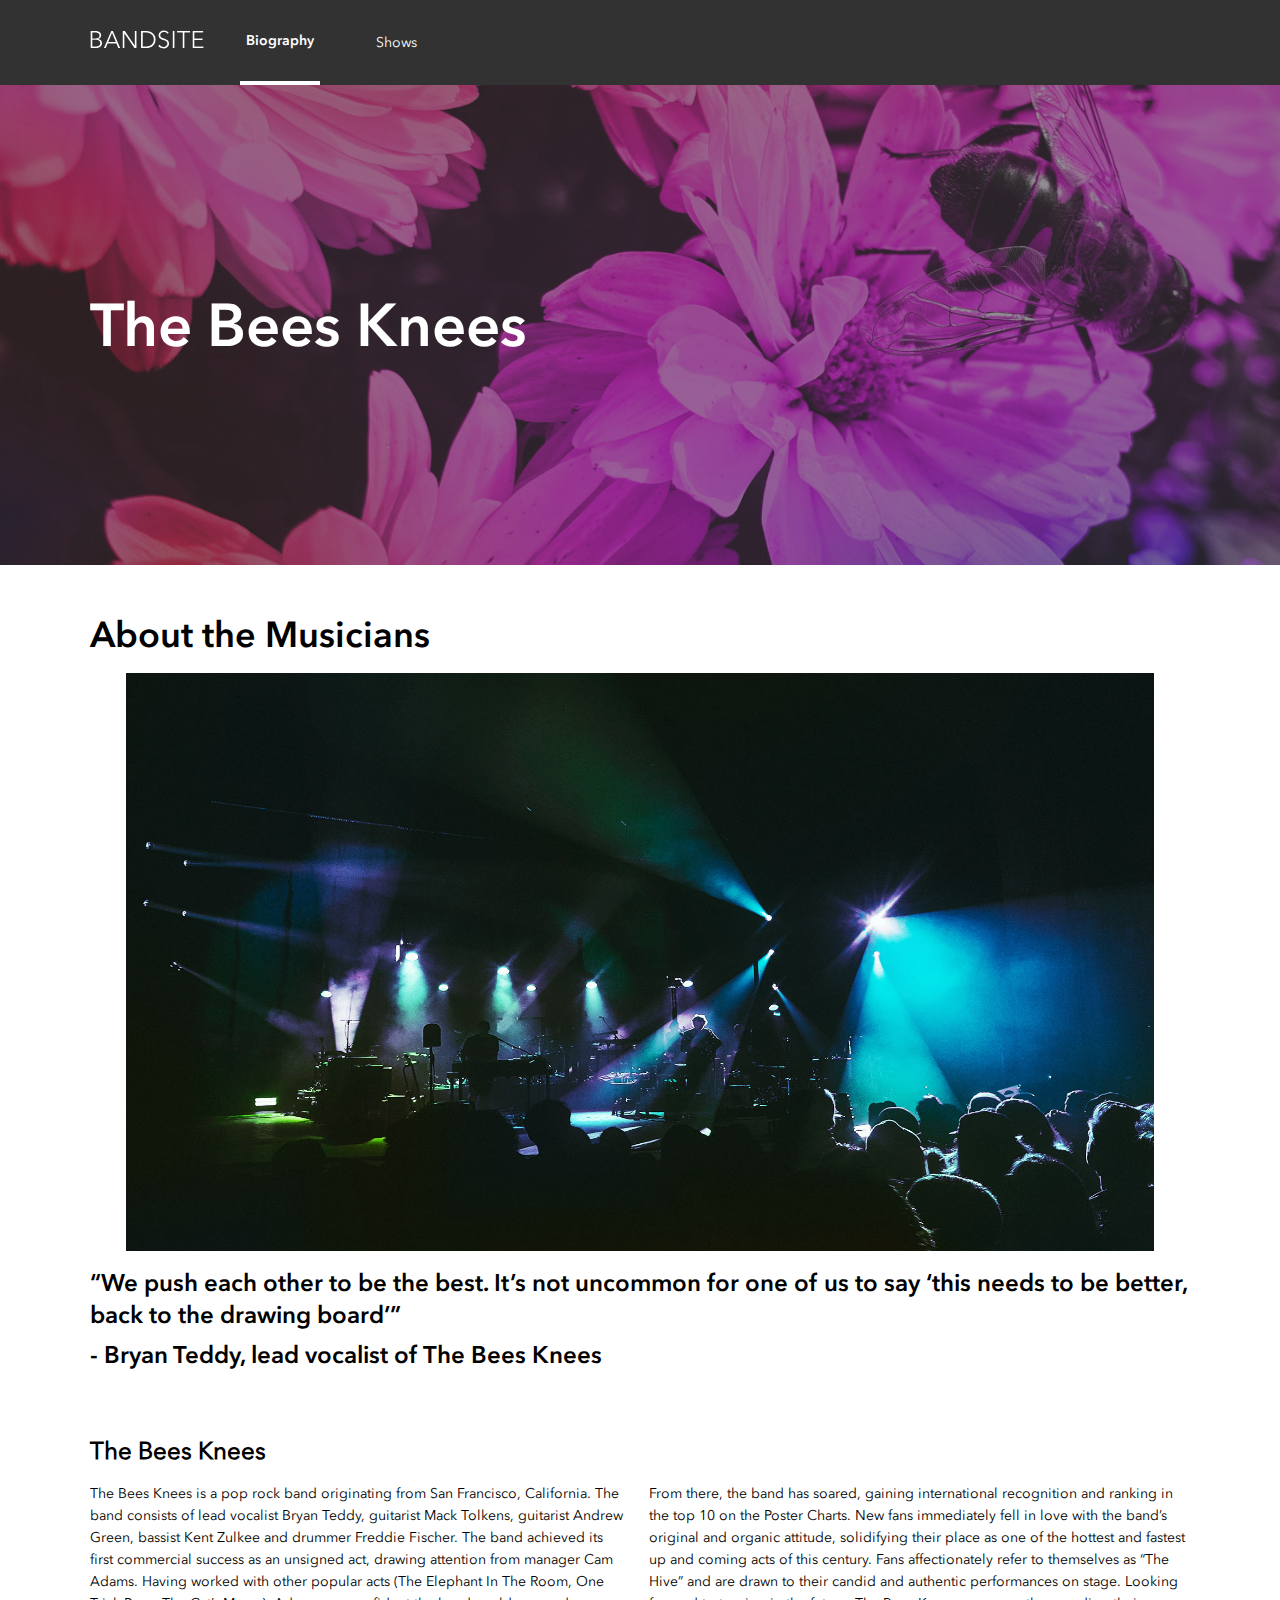
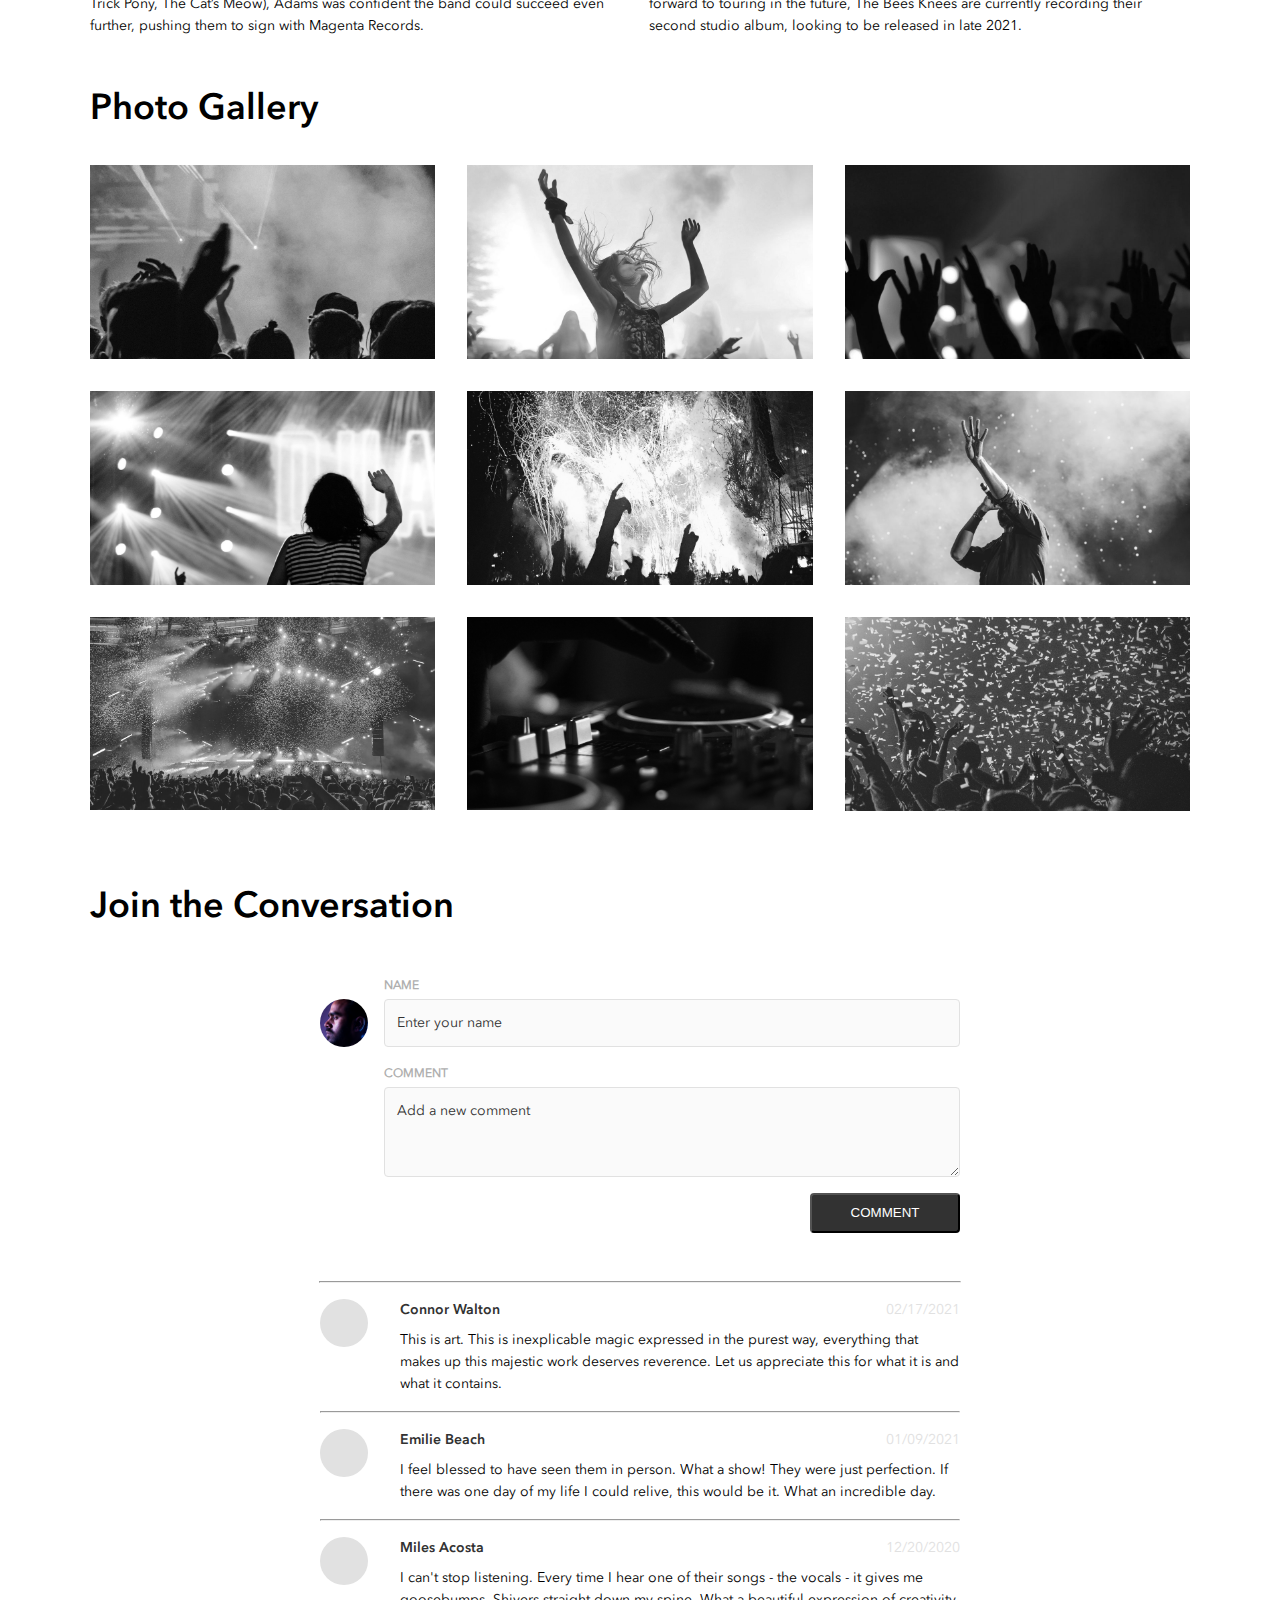
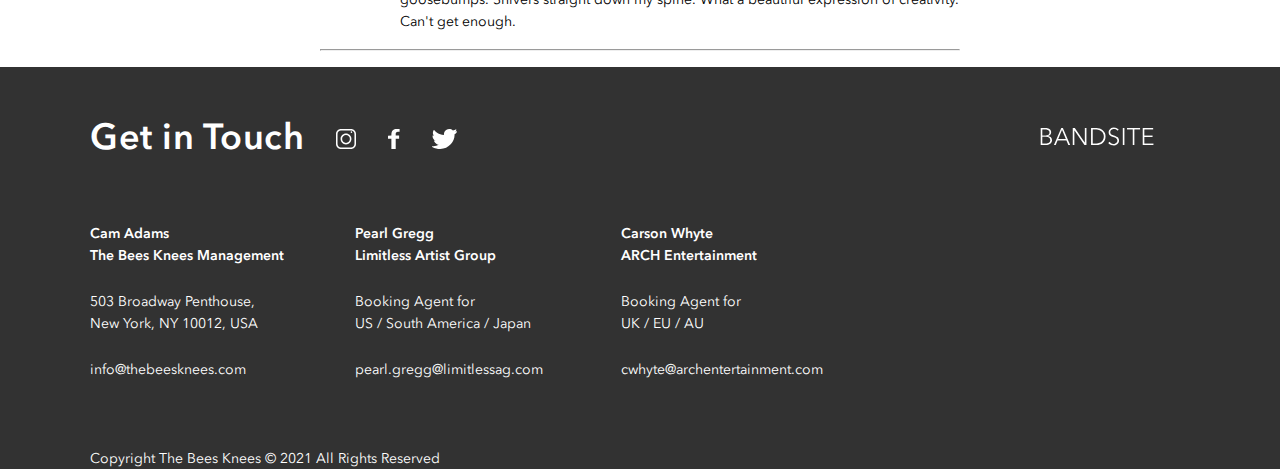
<file: index.html>
<!DOCTYPE html>
<html lang="en">
    <head>
        <meta charset="UTF-8">
        <meta http-equiv="X-UA-Compatible" content="IE=edge">
        <meta name="viewport" content="width=device-width, initial-scale=1.0">
        <link rel="stylesheet" href="/styles/bio.css">
        <title>Bandsite</title>
    </head>
    <body class="body">
        <header class="header">
            <nav class="nav">
                <a href="./index.html"><img class="nav__logo" src="./assets/logos/Logo-bandsite.svg" alt="Bandsite Logo"></a>
                <ul class="nav__links">
                    <li class="nav__link nav__bio"><a href="./index.html">Biography</a></li>
                    <li class="nav__link nav__shows"><a href="./pages/shows.html">Shows</a></li>
                </ul>
            </nav>
        </header>
        <main class="main">
            <section class="hero">
                <div class="hero__container">
                    <h1 class="hero__header">The Bees Knees</h1>
                </div>
            </section>
            <article class="about">
                <h2 class="about__header">About the Musicians</h2>
                <img class="about__img" src="/assets/images/band.jpg" alt="Photo of a concert">
                <div class="about__caption">
                    <p class="about__caption-quote">“We push each other to be the best. It’s not uncommon for one of us to say ‘this needs to be better, back to the drawing board’”</p>
                    <p class="about__caption-credits">- Bryan Teddy, lead vocalist of The Bees Knees</p>
                </div>
                <div class="about__container">
                    <h3 class="about__container-subheader">The Bees Knees</h3>
                    <div class="about__container-content">
                        <p class="about__container-content-1">The Bees Knees is a pop rock band originating from San Francisco, California. The band consists of lead vocalist Bryan Teddy, guitarist Mack Tolkens, guitarist Andrew Green, bassist Kent Zulkee and drummer Freddie Fischer. The band achieved its first commercial success as an unsigned act, drawing attention from manager Cam Adams. Having worked with other popular acts (The Elephant In The Room, One Trick Pony, The Cat’s Meow), Adams was confident the band could succeed even further, pushing them to sign with Magenta Records.</p>
                        <p class="about__container-content-2">From there, the band has soared, gaining international recognition and ranking in the top 10 on the Poster Charts. New fans immediately fell in love with the band’s original and organic attitude, solidifying their place as one of the hottest and fastest up and coming acts of this century. Fans affectionately refer to themselves as “The Hive” and are drawn to their candid and authentic performances on stage. Looking forward to touring in the future, The Bees Knees are currently recording their second studio album, looking to be released in late 2021.</p>
                    </div>
                    
                </div>
            </article>
            <article class="photoGallery">
                <h2 class="photoGallery__header">Photo Gallery</h2>
                <div class="photoGallery__column">
                    <img src="assets/images/Photo-gallery-1.jpg" alt="Photo from concert" class="photoGallery-img">
                    <img src="assets/images/Photo-gallery-2.jpg" alt="Photo from concert" class="photoGallery-img">
                    <img src="assets/images/Photo-gallery-3.jpg" alt="Photo from concert" class="photoGallery-img">
                    <img src="assets/images/Photo-gallery-4.jpg" alt="Photo from concert" class="photoGallery-img">
                    <img src="assets/images/Photo-gallery-5.jpg" alt="Photo from concert" class="photoGallery-img">
                    <img src="assets/images/Photo-gallery-6.jpg" alt="Photo from concert" class="photoGallery-img">
                    <img src="assets/images/Photo-gallery-7.jpg" alt="Photo from concert" class="photoGallery-img">
                    <img src="assets/images/Photo-gallery-8.jpg" alt="Photo from concert" class="photoGallery-img">
                    <img src="assets/images/Photo-gallery-9.jpg" alt="Photo from concert" class="photoGallery-img">
                </div>
            </article>
            <section class="comments">
                <h2 class="comments__header">Join the Conversation</h2>
                <div class="comments__form">
                    <div class="comments__form-img"></div>
                    <form class="comments__form-container">
                        <label for="name" class="comments__form-name">NAME</label>
                        <input name="name" id="name" type="text" class="comments__form-name--input" placeholder="Enter your name" required>
                        <label for="comment" class="comments__form-comment">COMMENT</label>
                        <textarea name="comment" id="comment" type="text" class="comments__form-comment--input" placeholder="Add a new comment" required></textarea>
                        <input name="submit" type="submit" value="COMMENT" class="comments__form--submit">
                    </form>
                </div>
                <hr class="comments__break">
                <div class="new-comment">
                    <!-- New comments will be rendered here -->
                </div>
            </section>
        </main>
        <footer class="footer">
            <div class="footer__container">
                <section class="footer__social">
                    <h2 class="footer__social-header">Get in Touch</h2>
                    <ul class="footer__social-links">
                        <li class="footer__social-link">
                            <a href="https://www.instagram.com/?__coig_restricted=1" class="footer__social-url socialIcon-instagram">
                                <img src="./assets/icons/SVG/Icon-instagram.svg" alt="Instagram social icon" class="footer__social-link-icon">
                            </a>
                        </li>
                        <li class="footer__social-link">
                            <a href="https://www.facebook.com/" class="footer__social-url socialIcon-instagram">
                                <img src="./assets/icons/SVG/Icon-facebook.svg" alt="Facebook social icon" class="footer__social-link-icon">
                            </a>
                        </li>
                        <li class="footer__social-link">
                            <a href="https://twitter.com/home" class="footer__social-url socialIcon-instagram">
                                <img src="./assets/icons/SVG/Icon-twitter.svg" alt="Twitter social icon" class="footer__social-link-icon">
                            </a>
                        </li>
                    </ul>
                </section>
                <div class="footer__contact">
                    <div class="footer__contact-container">
                        <p class="footer__contact-name">Cam Adams<br>The Bees Knees Management</p>
                        <p class="footer__contact-address">503 Broadway Penthouse,<br>New York, NY 10012, USA</p>
                        <p class="footer__contact-email"><a href="mailto:info@thebeesknees.com?subject=Managment Inquiry">info@thebeesknees.com</a></p>
                    </div>
                    <div class="footer__contact-container">
                        <p class="footer__contact-name">Pearl Gregg<br>Limitless Artist Group</p>
                        <p class="footer__contact-address">Booking Agent for<br>US / South America / Japan</p>
                        <p class="footer__contact-email"><a href="mailto:pearl.gregg@limitlessag.com?subject=Artist Group Inquiry: Booking">pearl.gregg@limitlessag.com</a></p>
                    </div>
                    <div class="footer__contact-container">
                        <p class="footer__contact-name">Carson Whyte<br>ARCH Entertainment</p>
                        <p class="footer__contact-address">Booking Agent for<br>UK / EU / AU</p>
                        <p class="footer__contact-email"><a href="mailto:cwhyte@archentertainment.com?subject=ARCH Entertainment Inquiry: Booking">cwhyte@archentertainment.com</a></p>
                    </div>
                </div>
                <a href="./index.html"><img class="footer__copyright-logo" src="./assets/logos/Logo-bandsite.svg" alt="Bandsite Logo"></a>
            </div>
            <div class="footer__copyright-text"><p>Copyright The Bees Knees © 2021 All Rights Reserved</p></div>
        </footer>
        <script src="./scripts/index-page.js"></script>
    </body>
</html>
</file>
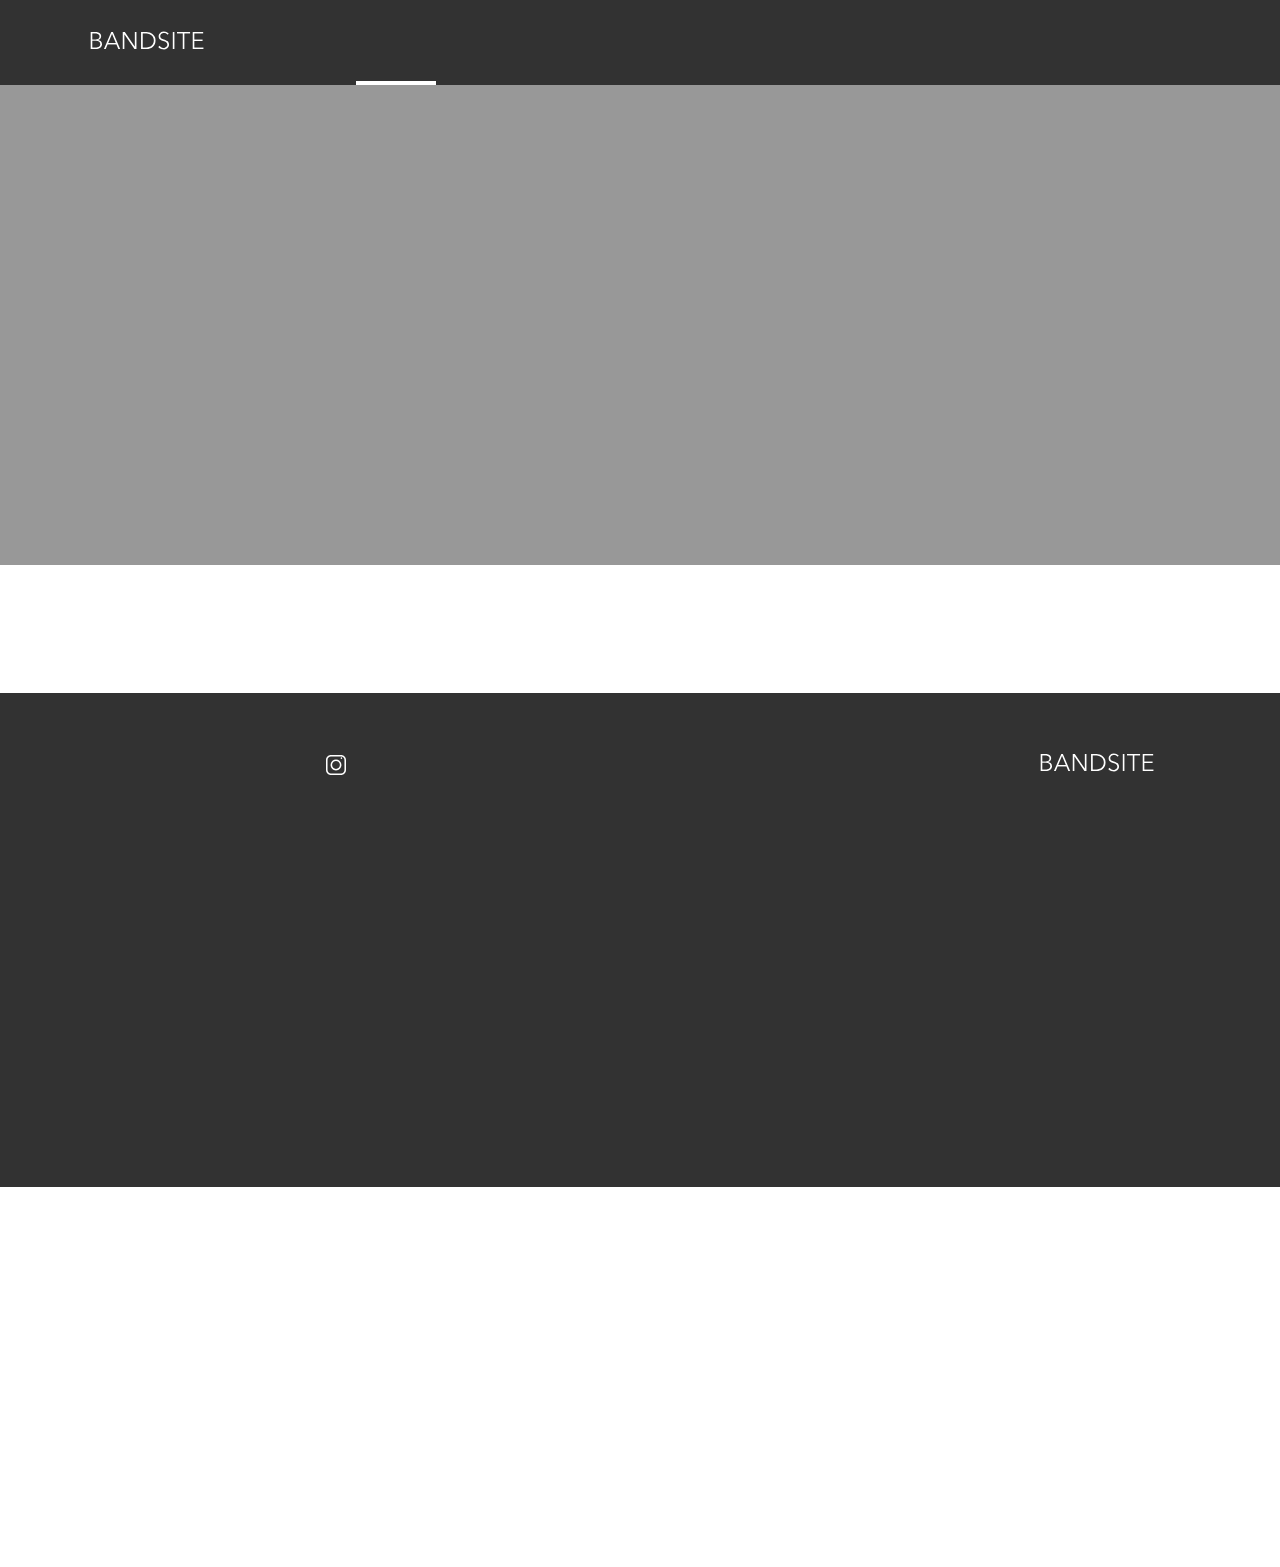
<file: pages/shows.html>
<!DOCTYPE html>
<html lang="en">
    <head>
        <meta charset="UTF-8">
        <meta http-equiv="X-UA-Compatible" content="IE=edge">
        <meta name="viewport" content="width=device-width, initial-scale=1.0">
        <link rel="stylesheet" href="/styles/shows.css">
        <title>Bandsite</title>
    </head>
    <body class="body">
        <header class="header">
            <nav class="nav">
                <a href="../index.html"><img class="nav__logo" src="../assets/logos/Logo-bandsite.svg" alt="Bandsite Logo"></a>
                <ul class="nav__links">
                    <li class="nav__link nav__bio"><a href="../index.html">Biography</a></li>
                    <li class="nav__link nav__shows"><a href="./shows.html">Shows</a></li>
                </ul>
            </nav>
        </header>
        <main class="main">
            <section class="hero">
                <div class="hero__container">
                    <div class="hero__container-text">
                        <h3 class="hero__album">Beautiful Beasts Album</h3>
                        <h1 class="hero__artist">Queen of Yellow x <br> For The Stings</h1>
                    </div>
                    <iframe class="hero__song" scrolling="no" frameborder="no" allow="autoplay" src="https://w.soundcloud.com/player/?url=https%3A//api.soundcloud.com/tracks/1343788699&color=%23ff5500&auto_play=false&hide_related=false&show_comments=true&show_user=true&show_reposts=false&show_teaser=false"></iframe>
                </div>
            </section>
            <article class="shows">
                <h2 class="shows__header">Shows</h2> 
                <div class="show-dates">
                    <!-- Shows will be rendered here -->
                </div>
            </article>
        </main>
        <footer class="footer">
            <div class="footer__container">
                <section class="footer__social">
                    <h2 class="footer__social-header">Get in Touch</h2>
                    <ul class="footer__social-links">
                        <li class="footer__social-link">
                            <a href="https://www.instagram.com/?__coig_restricted=1" class="footer__social-url socialIcon-instagram">
                                <img src="../assets/icons/SVG/Icon-instagram.svg" alt="Instagram social icon" class="footer__social-link-icon">
                            </a>
                        </li>
                        <li class="footer__social-link">
                            <a href="https://www.facebook.com/" class="footer__social-url socialIcon-instagram">
                                <img src="../assets/icons/SVG/Icon-facebook.svg" alt="Facebook social icon" class="footer__social-link-icon">
                            </a>
                        </li>
                        <li class="footer__social-link">
                            <a href="https://twitter.com/home" class="footer__social-url socialIcon-instagram">
                                <img src="../assets/icons/SVG/Icon-twitter.svg" alt="Twitter social icon" class="footer__social-link-icon">
                            </a>
                        </li>
                    </ul>
                </section>
                <div class="footer__contact">
                    <div class="footer__contact-container">
                        <p class="footer__contact-name">Cam Adams<br>The Bees Knees Management</p>
                        <p class="footer__contact-address">503 Broadway Penthouse,<br>New York, NY 10012, USA</p>
                        <p class="footer__contact-email"><a href="mailto:info@thebeesknees.com?subject=Managment Inquiry">info@thebeesknees.com</a></p>
                    </div>
                    <div class="footer__contact-container">
                        <p class="footer__contact-name">Pearl Gregg<br>Limitless Artist Group</p>
                        <p class="footer__contact-address">Booking Agent for<br>US / South America / Japan</p>
                        <p class="footer__contact-email"><a href="mailto:pearl.gregg@limitlessag.com?subject=Artist Group Inquiry: Booking">pearl.gregg@limitlessag.com</a></p>
                    </div>
                    <div class="footer__contact-container">
                        <p class="footer__contact-name">Carson Whyte<br>ARCH Entertainment</p>
                        <p class="footer__contact-address">Booking Agent for<br>UK / EU / AU</p>
                        <p class="footer__contact-email"><a href="mailto:cwhyte@archentertainment.com?subject=ARCH Entertainment Inquiry: Booking">cwhyte@archentertainment.com</a></p>
                    </div>
                </div>
                <a href="./index.html"><img class="footer__copyright-logo" src="../assets/logos/Logo-bandsite.svg" alt="Bandsite Logo"></a>
            </div>
            <div class="footer__copyright-text"><p>Copyright The Bees Knees © 2021 All Rights Reserved</p></div>
        </footer>
        <script src="../scripts/build-shows-page.js"></script>
    </body>
</html>
</file>
<file: styles/bio.css>
@font-face {
  font-family: "AveReg";
  src: url("../../assets/font/Alternative_files/AvenirNextLTPro.ttf") format("truetype"), url("../../assets/font/AvenirNextLTPro-Regular.otf") format("opentype");
}
@font-face {
  font-family: "AveDemi";
  src: url("../../assets/font/Alternative_files/AvenirNextLTProDemi.ttf") format("truetype"), url("../../assets/font/AvenirNextLTPro-Demi.otf") format("opentype");
}
@font-face {
  font-family: "AveBold";
  src: url("../../assets/font/Alternative_files/AvenirNextLTProBold.ttf") format("truetype"), url("../../assets/font/AvenirNextLTPro-Bold.otf") format("opentype");
}
* {
  margin: 0;
  padding: 0;
}

html {
  font-size: 16px;
  font-family: "AveReg";
  width: 100%;
  overflow-x: hidden;
}

a {
  text-decoration: none;
  color: #FFFFFF;
}
a:active {
  color: #FFFFFF;
}

ul {
  list-style: none;
}

.header {
  display: flex;
  flex-direction: column;
  justify-content: center;
  width: 100%;
  background-color: #323232;
  color: #FFFFFF;
  height: 85px;
}

.nav {
  display: flex;
  flex-direction: column;
  justify-content: space-between;
  gap: 1rem;
  height: 100%;
  align-items: center;
  padding-top: 1rem;
}
@media (min-width: 780px) {
  .nav {
    display: flex;
    flex-direction: row;
    justify-content: flex-start;
    gap: 2.25rem;
    margin-left: 1rem;
    margin-right: 1rem;
    padding-top: 0;
  }
}
@media (min-width: 780px) and (min-width: 780px) {
  .nav {
    margin-left: 2.25rem;
    margin-right: 2.25rem;
  }
}
@media (min-width: 780px) and (min-width: 1280px) {
  .nav {
    margin-left: auto;
    margin-right: auto;
    width: 100%;
    max-width: 1100px;
  }
}
.nav__logo {
  max-width: 120px;
  max-height: 80px;
}
.nav__links {
  display: flex;
  flex-direction: row;
  justify-content: space-between;
  height: 50%;
  width: 100%;
}
@media (min-width: 780px) {
  .nav__links {
    display: flex;
    flex-direction: row;
    justify-content: flex-start;
    gap: 2.25rem;
    height: 100%;
  }
}
.nav__link {
  font-size: 13px;
  line-height: 18px;
  font-weight: 400;
  height: 100%;
  width: 50%;
  box-sizing: border-box;
  text-align: center;
}
@media (min-width: 780px) {
  .nav__link {
    font-size: 14px;
    line-height: 22px;
    font-weight: 400;
  }
}
@media (min-width: 780px) {
  .nav__link {
    display: flex;
    flex-direction: column;
    justify-content: center;
    gap: 2rem;
    width: 5rem;
  }
}
.nav__bio {
  font-family: "AveDemi";
  border-bottom: solid 4px #FFFFFF;
}
.nav__bio:active {
  border-bottom: solid 4px #FFFFFF;
}
.nav__bio:hover {
  border-bottom: solid 4px #FFFFFF;
}
.nav__shows:hover {
  border-bottom: solid 4px #FFFFFF;
}

.hero {
  background-image: url(../assets/images/hero-bio.jpg);
  background-position: center;
  background-size: cover;
  height: 12rem;
  min-height: 12rem;
  position: relative;
}
@media (min-width: 780px) {
  .hero {
    height: 30rem;
  }
}
.hero::before {
  height: 100%;
  width: 100%;
  z-index: 1;
  content: "";
  position: absolute;
  background-color: #323232;
  opacity: 0.5;
}
.hero__container {
  display: flex;
  flex-direction: column;
  justify-content: center;
  height: 100%;
  width: 100%;
}
.hero__header {
  font-size: 24px;
  line-height: 32px;
  font-weight: 700;
  margin-left: 1rem;
  margin-right: 1rem;
  width: -webkit-fit-content;
  width: -moz-fit-content;
  width: fit-content;
  font-family: "AveDemi";
  z-index: 2;
  color: #FFFFFF;
}
@media (min-width: 780px) {
  .hero__header {
    font-size: 60px;
    line-height: 68px;
    font-weight: 700;
  }
}
@media (min-width: 780px) {
  .hero__header {
    margin-left: 2.25rem;
    margin-right: 2.25rem;
  }
}
@media (min-width: 1280px) {
  .hero__header {
    margin-left: auto;
    margin-right: auto;
    width: 100%;
    max-width: 1100px;
  }
}
@media (min-width: 1280px) {
  .hero__header {
    width: 100%;
  }
}

.about {
  display: flex;
  flex-direction: column;
  justify-content: center;
  gap: 1rem;
  margin-left: 1rem;
  margin-right: 1rem;
}
@media (min-width: 780px) {
  .about {
    margin-left: 2.25rem;
    margin-right: 2.25rem;
  }
}
@media (min-width: 1280px) {
  .about {
    margin-left: auto;
    margin-right: auto;
    width: 100%;
    max-width: 1100px;
  }
}
.about__header {
  font-size: 24px;
  line-height: 32px;
  font-weight: 700;
  margin-top: 1.5rem;
  font-family: "AveDemi";
}
@media (min-width: 780px) {
  .about__header {
    font-size: 36px;
    line-height: 44px;
    font-weight: 700;
  }
}
@media (min-width: 780px) {
  .about__header {
    margin-top: 3rem;
  }
}
.about__img {
  aspect-ratio: 16/9;
}
@media (min-width: 780px) {
  .about__img {
    padding: 0 2.25rem;
  }
}
.about__caption {
  display: flex;
  flex-direction: column;
  justify-content: space-between;
  gap: 0.5rem;
}
@media (min-width: 780px) {
  .about__caption {
    margin-left: 1rem;
    margin-right: 1rem;
  }
}
@media (min-width: 780px) and (min-width: 780px) {
  .about__caption {
    margin-left: 2.25rem;
    margin-right: 2.25rem;
  }
}
@media (min-width: 780px) and (min-width: 1280px) {
  .about__caption {
    margin-left: auto;
    margin-right: auto;
    width: 100%;
    max-width: 1100px;
  }
}
.about__caption-quote {
  font-size: 14px;
  line-height: 22px;
  font-weight: 600;
  font-family: "AveDemi";
}
@media (min-width: 780px) {
  .about__caption-quote {
    font-size: 24px;
    line-height: 32px;
    font-weight: 600;
  }
}
.about__caption-credits {
  font-size: 14px;
  line-height: 22px;
  font-weight: 600;
  font-family: "AveDemi";
}
@media (min-width: 780px) {
  .about__caption-credits {
    font-size: 24px;
    line-height: 32px;
    font-weight: 600;
  }
}
.about__container {
  display: flex;
  flex-direction: column;
  justify-content: center;
  gap: 1rem;
}
.about__container-subheader {
  font-size: 14px;
  line-height: 22px;
  font-weight: 600;
  margin-top: 1.5rem;
  font-weight: 700;
}
@media (min-width: 780px) {
  .about__container-subheader {
    font-size: 24px;
    line-height: 32px;
    font-weight: 600;
  }
}
@media (min-width: 780px) {
  .about__container-subheader {
    margin-top: 3rem;
  }
}
.about__container-content {
  display: flex;
  flex-direction: column;
  justify-content: center;
  gap: 1rem;
  font-size: 13px;
  line-height: 18px;
  font-weight: 400;
}
@media (min-width: 780px) {
  .about__container-content {
    font-size: 14px;
    line-height: 22px;
    font-weight: 400;
  }
}
@media (min-width: 780px) {
  .about__container-content {
    display: flex;
    flex-direction: row;
    justify-content: center;
    gap: 1.5rem;
  }
}

.photoGallery {
  display: flex;
  flex-direction: column;
  justify-content: center;
  gap: 1rem;
  margin-left: 1rem;
  margin-right: 1rem;
}
@media (min-width: 780px) {
  .photoGallery {
    margin-left: 2.25rem;
    margin-right: 2.25rem;
  }
}
@media (min-width: 1280px) {
  .photoGallery {
    margin-left: auto;
    margin-right: auto;
    width: 100%;
    max-width: 1100px;
  }
}
@media (min-width: 780px) {
  .photoGallery {
    display: flex;
    flex-direction: column;
    justify-content: center;
    gap: 2.25rem;
  }
}
.photoGallery__header {
  font-size: 24px;
  line-height: 32px;
  font-weight: 700;
  margin-top: 1.5rem;
  font-family: "AveDemi";
}
@media (min-width: 780px) {
  .photoGallery__header {
    font-size: 36px;
    line-height: 44px;
    font-weight: 700;
  }
}
@media (min-width: 780px) {
  .photoGallery__header {
    margin-top: 3rem;
  }
}
.photoGallery__column {
  display: flex;
  flex-direction: column;
  justify-content: center;
  gap: 1rem;
  margin-bottom: 1rem;
}
@media (min-width: 780px) {
  .photoGallery__column {
    display: grid;
    grid-template-columns: repeat(3, minmax(13rem, 1fr));
    grid-gap: 2rem;
    margin-bottom: 1.5rem;
  }
}
.photoGallery-img {
  width: 100%;
  -o-object-fit: cover;
     object-fit: cover;
  height: auto;
  filter: grayscale(100%);
}
@media (min-width: 780px) {
  .photoGallery-img {
    width: 100%;
    min-width: 13rem;
    max-width: auto;
  }
}
.photoGallery-img:hover {
  filter: grayscale(0%);
}

.comments {
  display: flex;
  flex-direction: column;
  justify-content: space-between;
  margin-left: 1rem;
  margin-right: 1rem;
}
@media (min-width: 780px) {
  .comments {
    margin-left: 2.25rem;
    margin-right: 2.25rem;
  }
}
@media (min-width: 1280px) {
  .comments {
    margin-left: auto;
    margin-right: auto;
    width: 100%;
    max-width: 1100px;
  }
}
.comments__header {
  font-size: 24px;
  line-height: 32px;
  font-weight: 700;
  margin-top: 1.5rem;
  font-family: "AveDemi";
}
@media (min-width: 780px) {
  .comments__header {
    font-size: 36px;
    line-height: 44px;
    font-weight: 700;
  }
}
@media (min-width: 780px) {
  .comments__header {
    margin-top: 3rem;
  }
}
.comments__form {
  display: flex;
  flex-direction: row;
  justify-content: center;
  gap: 1rem;
  margin-top: 1.5rem;
}
@media (min-width: 780px) {
  .comments__form {
    margin-top: 3rem;
  }
}
@media (min-width: 780px) {
  .comments__form {
    width: 100%;
    max-width: 640px;
    padding: 3rem 2.25rem 0 2.25rem;
    margin: 0 auto;
  }
}
.comments__form-img {
  width: 36px;
  min-width: 36px;
  max-width: 36px;
  height: 36px;
  min-height: 36px;
  max-height: 36px;
  background-image: url(../assets/images/Mohan-muruge.jpg);
  background-position: center;
  background-size: cover;
  margin-top: 1.5rem;
  border-radius: 50%;
}
@media (min-width: 780px) {
  .comments__form-img {
    width: 48px;
    min-width: 48px;
    max-width: 48px;
    height: 48px;
    min-height: 48px;
    max-height: 48px;
  }
}
.comments__form-container {
  display: flex;
  flex-direction: column;
  justify-content: center;
  width: 100%;
}
.comments__form-name {
  font-size: 10px;
  line-height: 20px;
  font-weight: 700;
  color: #AFAFAF;
  margin-bottom: 4px;
}
@media (min-width: 780px) {
  .comments__form-name {
    font-size: 12px;
    line-height: 20px;
    font-weight: 700;
  }
}
.comments__form-name--input {
  font-size: 13px;
  line-height: 18px;
  font-weight: 400;
  font-family: "AveReg";
  color: #323232;
  padding: 12px;
  border: 1px solid #E1E1E1;
  border-radius: 4px;
  background-color: #FAFAFA;
  margin-bottom: 1rem;
}
@media (min-width: 780px) {
  .comments__form-name--input {
    font-size: 14px;
    line-height: 22px;
    font-weight: 400;
  }
}
.comments__form-name--input:focus {
  outline: 1px solid #323232;
}
.comments__form-name--input::-moz-placeholder {
  color: #323232;
}
.comments__form-name--input:-ms-input-placeholder {
  color: #323232;
}
.comments__form-name--input::placeholder {
  color: #323232;
}
.comments__form-comment {
  font-size: 10px;
  line-height: 20px;
  font-weight: 700;
  color: #AFAFAF;
  margin-bottom: 4px;
}
@media (min-width: 780px) {
  .comments__form-comment {
    font-size: 12px;
    line-height: 20px;
    font-weight: 700;
  }
}
.comments__form-comment--input {
  font-size: 13px;
  line-height: 18px;
  font-weight: 400;
  font-family: "AveReg";
  height: 4rem;
  color: #323232;
  padding: 12px;
  border: 1px solid #E1E1E1;
  border-radius: 4px;
  background-color: #FAFAFA;
  margin-bottom: 1rem;
}
@media (min-width: 780px) {
  .comments__form-comment--input {
    font-size: 14px;
    line-height: 22px;
    font-weight: 400;
  }
}
.comments__form-comment--input:focus {
  outline: 1px solid #323232;
}
.comments__form-comment--input::-moz-placeholder {
  color: #323232;
}
.comments__form-comment--input:-ms-input-placeholder {
  color: #323232;
}
.comments__form-comment--input::placeholder {
  color: #323232;
}
.comments__form--submit {
  height: 40px;
  max-height: 40px;
  background-color: #323232;
  color: #FFFFFF;
  border-radius: 4px;
}
.comments__form--submit:hover {
  background-color: #000000;
}
@media (min-width: 780px) {
  .comments__form--submit {
    width: 20%;
    min-width: 150px;
    margin-left: auto;
  }
}
.comments__break {
  stroke-width: 1px;
  margin: 1rem 0;
  color: #E1E1E1;
}
@media (min-width: 780px) {
  .comments__break {
    width: 100%;
    max-width: 640px;
    margin: 3rem auto 0 auto;
  }
}

@media (min-width: 780px) {
  .comment {
    width: 100%;
    max-width: 640px;
    margin: 0 auto;
  }
}
.comment__content {
  display: flex;
  flex-direction: row;
  justify-content: center;
  gap: 2rem;
  width: 100%;
  margin: 1rem 0;
}
.comment__content-img {
  width: 36px;
  min-width: 36px;
  max-width: 36px;
  height: 36px;
  min-height: 36px;
  max-height: 36px;
  background-position: center;
  background-size: cover;
  background-color: #E1E1E1;
  border-radius: 50%;
}
@media (min-width: 780px) {
  .comment__content-img {
    width: 48px;
    min-width: 48px;
    max-width: 48px;
    height: 48px;
    min-height: 48px;
    max-height: 48px;
  }
}
.comment__content-container {
  display: flex;
  flex-direction: column;
  justify-content: center;
  gap: 0.5rem;
  font-size: 13px;
  line-height: 18px;
  font-weight: 400;
  width: 100%;
}
@media (min-width: 780px) {
  .comment__content-container {
    font-size: 14px;
    line-height: 22px;
    font-weight: 400;
  }
}
.comment__content-separator {
  display: flex;
  flex-direction: row;
  justify-content: space-between;
}
.comment__content-name {
  font-family: "AveDemi";
  margin-right: auto;
  color: #323232;
}
.comment__content-date {
  margin-left: auto;
  color: #E1E1E1;
}
.comment__break {
  stroke-width: 1px;
  margin: 1rem 0;
  color: #E1E1E1;
}

.error {
  border: 1px solid #d22d2d;
}

.footer {
  display: flex;
  flex-direction: column;
  justify-content: space-evenly;
  gap: 1rem;
  width: 100%;
  background-color: #323232;
  color: white;
}
.footer__container {
  display: flex;
  flex-direction: column;
  justify-content: flex-start;
  gap: 1rem;
  margin-left: 1rem;
  margin-right: 1rem;
  position: relative;
}
@media (min-width: 780px) {
  .footer__container {
    margin-left: 2.25rem;
    margin-right: 2.25rem;
  }
}
@media (min-width: 1280px) {
  .footer__container {
    margin-left: auto;
    margin-right: auto;
    width: 100%;
    max-width: 1100px;
  }
}
.footer__social {
  display: flex;
  flex-direction: column;
  justify-content: space-evenly;
  gap: 1rem;
}
@media (min-width: 780px) {
  .footer__social {
    display: flex;
    flex-direction: row;
    justify-content: flex-start;
    gap: 2rem;
    align-items: baseline;
  }
}
.footer__social-header {
  font-size: 24px;
  line-height: 32px;
  font-weight: 700;
  margin-top: 1.5rem;
  font-family: "AveDemi";
  letter-spacing: 0.5px;
}
@media (min-width: 780px) {
  .footer__social-header {
    font-size: 36px;
    line-height: 44px;
    font-weight: 700;
  }
}
@media (min-width: 780px) {
  .footer__social-header {
    margin-top: 3rem;
  }
}
.footer__social-links {
  display: flex;
  flex-direction: row;
  justify-content: flex-start;
  gap: 2rem;
  height: 50%;
}
.footer__social-link {
  height: 100%;
}
.footer__contact {
  display: flex;
  flex-direction: column;
  justify-content: center;
  gap: 1rem;
  font-size: 13px;
  line-height: 18px;
  font-weight: 400;
}
@media (min-width: 780px) {
  .footer__contact {
    font-size: 14px;
    line-height: 22px;
    font-weight: 400;
  }
}
@media (min-width: 780px) {
  .footer__contact {
    max-width: 780px;
    display: grid;
    grid-template-columns: 1fr 1fr 1fr;
  }
}
.footer__contact-container {
  display: flex;
  flex-direction: column;
  justify-content: center;
  gap: 1rem;
}
@media (min-width: 780px) {
  .footer__contact-container {
    margin-top: 1.5rem;
    display: flex;
    flex-direction: column;
    justify-content: flex-start;
    gap: 1.5rem;
  }
}
@media (min-width: 780px) and (min-width: 780px) {
  .footer__contact-container {
    margin-top: 3rem;
  }
}
.footer__contact-name {
  font-family: "AveDemi";
}
.footer__copyright-logo {
  margin-top: 3.5rem;
  max-width: 120px;
  max-height: 80px;
}
@media (min-width: 780px) {
  .footer__copyright-logo {
    margin: 0;
    position: absolute;
    top: 3.75rem;
    right: 2.25rem;
  }
}
.footer__copyright-text {
  margin-left: 1rem;
  margin-right: 1rem;
  font-size: 13px;
  line-height: 18px;
  font-weight: 400;
  margin-top: 1rem;
}
@media (min-width: 780px) {
  .footer__copyright-text {
    margin-left: 2.25rem;
    margin-right: 2.25rem;
  }
}
@media (min-width: 1280px) {
  .footer__copyright-text {
    margin-left: auto;
    margin-right: auto;
    width: 100%;
    max-width: 1100px;
  }
}
@media (min-width: 780px) {
  .footer__copyright-text {
    font-size: 14px;
    line-height: 20px;
    font-weight: 400;
  }
}
@media (min-width: 780px) {
  .footer__copyright-text {
    margin-top: 2.25rem;
  }
}/*# sourceMappingURL=bio.css.map */
</file>
<file: styles/shows.css>
@font-face {
  font-family: "AveReg";
  src: url("../../assets/font/Alternative_files/AvenirNextLTPro.ttf") format("truetype"), url("../../assets/font/AvenirNextLTPro-Regular.otf") format("opentype");
}
@font-face {
  font-family: "AveDemi";
  src: url("../../assets/font/Alternative_files/AvenirNextLTProDemi.ttf") format("truetype"), url("../../assets/font/AvenirNextLTPro-Demi.otf") format("opentype");
}
@font-face {
  font-family: "AveBold";
  src: url("../../assets/font/Alternative_files/AvenirNextLTProBold.ttf") format("truetype"), url("../../assets/font/AvenirNextLTPro-Bold.otf") format("opentype");
}
* {
  margin: 0;
  padding: 0;
}

html {
  font-size: 16px;
  font-family: "AveReg";
  width: 100%;
  overflow-x: hidden;
}

a {
  text-decoration: none;
  color: #FFFFFF;
}
a:active {
  color: #FFFFFF;
}

ul {
  list-style: none;
}

.header {
  display: flex;
  flex-direction: column;
  justify-content: center;
  width: 100%;
  background-color: #323232;
  color: #FFFFFF;
  height: 85px;
}

.nav {
  display: flex;
  flex-direction: column;
  justify-content: space-between;
  gap: 1rem;
  height: 100%;
  align-items: center;
  padding-top: 1rem;
}
@media (min-width: 780px) {
  .nav {
    display: flex;
    flex-direction: row;
    justify-content: flex-start;
    gap: 2.25rem;
    margin-left: 1rem;
    margin-right: 1rem;
    padding-top: 0;
  }
}
@media (min-width: 780px) and (min-width: 780px) {
  .nav {
    margin-left: 2.25rem;
    margin-right: 2.25rem;
  }
}
@media (min-width: 780px) and (min-width: 1280px) {
  .nav {
    margin-left: auto;
    margin-right: auto;
    width: 100%;
    max-width: 1100px;
  }
}
.nav__logo {
  max-width: 120px;
  max-height: 80px;
}
.nav__links {
  display: flex;
  flex-direction: row;
  justify-content: space-between;
  height: 50%;
  width: 100%;
}
@media (min-width: 780px) {
  .nav__links {
    display: flex;
    flex-direction: row;
    justify-content: flex-start;
    gap: 2.25rem;
    height: 100%;
  }
}
.nav__link {
  font-size: 13px;
  line-height: 18px;
  font-weight: 400;
  height: 100%;
  width: 50%;
  box-sizing: border-box;
  text-align: center;
}
@media (min-width: 780px) {
  .nav__link {
    font-size: 14px;
    line-height: 22px;
    font-weight: 400;
  }
}
@media (min-width: 780px) {
  .nav__link {
    display: flex;
    flex-direction: column;
    justify-content: center;
    gap: 2rem;
    width: 5rem;
  }
}
.nav__bio:hover {
  border-bottom: solid 4px #FFFFFF;
}
.nav__shows {
  font-family: "AveDemi";
  border-bottom: solid 4px #FFFFFF;
}
.nav__shows:active {
  border-bottom: solid 4px #FFFFFF;
}
.nav__shows:hover {
  border-bottom: solid 4px #FFFFFF;
}

.hero {
  background-image: url(../assets/images/hero-shows.jpg);
  background-position: center;
  background-size: cover;
  width: 100%;
  max-width: 100%;
  height: 300px;
  min-height: 300px;
  position: relative;
}
@media (min-width: 780px) {
  .hero {
    height: 30rem;
  }
}
.hero::before {
  height: 100%;
  width: 100%;
  z-index: 1;
  content: "";
  position: absolute;
  background-color: #323232;
  opacity: 0.5;
}
.hero__container {
  display: flex;
  flex-direction: column;
  justify-content: center;
  gap: 1rem;
  height: 100%;
  max-height: 100%;
  margin-left: 1rem;
  margin-right: 1rem;
}
@media (min-width: 780px) {
  .hero__container {
    margin-left: 2.25rem;
    margin-right: 2.25rem;
  }
}
@media (min-width: 1280px) {
  .hero__container {
    margin-left: auto;
    margin-right: auto;
    width: 100%;
    max-width: 1100px;
  }
}
@media (min-width: 1280px) {
  .hero__container {
    display: flex;
    flex-direction: row;
    justify-content: space-between;
    align-items: center;
  }
}
.hero__container-text {
  align-items: flex-start;
  width: -webkit-fit-content;
  width: -moz-fit-content;
  width: fit-content;
  z-index: 2;
}
.hero__album {
  font-size: 14px;
  line-height: 22px;
  font-weight: 600;
  width: -webkit-fit-content;
  width: -moz-fit-content;
  width: fit-content;
  color: #FFFFFF;
}
@media (min-width: 780px) {
  .hero__album {
    font-size: 24px;
    line-height: 32px;
    font-weight: 600;
  }
}
.hero__artist {
  font-size: 24px;
  line-height: 32px;
  font-weight: 700;
  width: -webkit-fit-content;
  width: -moz-fit-content;
  width: fit-content;
  font-family: "AveDemi";
  color: #FFFFFF;
}
@media (min-width: 780px) {
  .hero__artist {
    font-size: 60px;
    line-height: 68px;
    font-weight: 700;
  }
}
.hero__song {
  width: 290;
  max-width: 290px;
  max-height: 120px;
  z-index: 2;
}
@media (min-width: 780px) {
  .hero__song {
    width: 400px;
    max-width: 400px;
  }
}
@media (min-width: 1280px) {
  .hero__song {
    width: 420px;
    max-width: 420px;
  }
}

.shows {
  display: flex;
  flex-direction: column;
  justify-content: center;
  gap: 1rem;
}
@media (min-width: 780px) {
  .shows {
    padding-bottom: 2.25rem;
  }
}
@media (min-width: 1280px) {
  .shows {
    display: flex;
    flex-direction: row;
    justify-content: space-between;
    margin-left: 1rem;
    margin-right: 1rem;
  }
}
@media (min-width: 1280px) and (min-width: 780px) {
  .shows {
    margin-left: 2.25rem;
    margin-right: 2.25rem;
  }
}
@media (min-width: 1280px) and (min-width: 1280px) {
  .shows {
    margin-left: auto;
    margin-right: auto;
    width: 100%;
    max-width: 1100px;
  }
}
.shows__header {
  font-size: 24px;
  line-height: 32px;
  font-weight: 700;
  margin-top: 1.5rem;
  margin-left: 1rem;
  margin-right: 1rem;
  font-family: "AveDemi";
}
@media (min-width: 780px) {
  .shows__header {
    font-size: 36px;
    line-height: 44px;
    font-weight: 700;
  }
}
@media (min-width: 780px) {
  .shows__header {
    margin-top: 3rem;
  }
}
@media (min-width: 780px) {
  .shows__header {
    margin-left: 2.25rem;
    margin-right: 2.25rem;
  }
}
@media (min-width: 1280px) {
  .shows__header {
    margin-left: auto;
    margin-right: auto;
    width: 100%;
    max-width: 1100px;
  }
}
@media (min-width: 1280px) {
  .shows__header {
    width: -webkit-fit-content;
    width: -moz-fit-content;
    width: fit-content;
    margin-left: 0;
    margin-right: 0;
  }
}

.show {
  display: flex;
  flex-direction: column;
  justify-content: space-between;
  gap: 1rem;
}
@media (min-width: 780px) {
  .show {
    display: flex;
    flex-direction: row;
    justify-content: center;
    margin-left: 1rem;
    margin-right: 1rem;
    height: 80px;
  }
}
@media (min-width: 780px) and (min-width: 780px) {
  .show {
    margin-left: 2.25rem;
    margin-right: 2.25rem;
  }
}
@media (min-width: 780px) and (min-width: 1280px) {
  .show {
    margin-left: auto;
    margin-right: auto;
    width: 100%;
    max-width: 1100px;
  }
}
@media (min-width: 780px) {
  .show:hover {
    background-color: #FAFAFA;
  }
}
@media (min-width: 780px) {
  .show:active {
    background-color: #E1E1E1;
  }
}
@media (min-width: 1280px) {
  .show {
    margin: 0;
    padding: 0 1rem;
    box-sizing: border-box;
    width: 100%;
  }
}
.show-dates {
  width: 100%;
}
@media (min-width: 1280px) {
  .show-dates {
    margin-top: 1.5rem;
    width: 75%;
  }
}
@media (min-width: 1280px) and (min-width: 780px) {
  .show-dates {
    margin-top: 3rem;
  }
}
.show__divider {
  margin: 1rem 0;
}
@media (min-width: 780px) {
  .show__divider {
    margin: 0;
  }
}
.show__info {
  display: flex;
  flex-direction: column;
  justify-content: space-between;
  gap: 0.5rem;
  margin-left: 1rem;
  margin-right: 1rem;
}
@media (min-width: 780px) {
  .show__info {
    margin-left: 2.25rem;
    margin-right: 2.25rem;
  }
}
@media (min-width: 1280px) {
  .show__info {
    margin-left: auto;
    margin-right: auto;
    width: 100%;
    max-width: 1100px;
  }
}
@media (min-width: 780px) {
  .show__info {
    width: 100%;
    display: grid;
    grid-template-columns: 1fr 1fr 1fr;
  }
}
.show__date-header {
  font-size: 10px;
  line-height: 20px;
  font-weight: 700;
  color: #AFAFAF;
}
@media (min-width: 780px) {
  .show__date-header {
    font-size: 12px;
    line-height: 20px;
    font-weight: 700;
  }
}
.show__date-info {
  font-size: 13px;
  line-height: 18px;
  font-weight: 400;
  font-family: "AveDemi";
}
@media (min-width: 780px) {
  .show__date-info {
    font-size: 14px;
    line-height: 22px;
    font-weight: 400;
  }
}
@media (min-width: 780px) {
  .show__date-item {
    width: 25%;
    display: flex;
    flex-direction: column;
    justify-content: center;
  }
}
.show__venue-header {
  font-size: 10px;
  line-height: 20px;
  font-weight: 700;
  color: #AFAFAF;
}
@media (min-width: 780px) {
  .show__venue-header {
    font-size: 12px;
    line-height: 20px;
    font-weight: 700;
  }
}
.show__venue-info {
  font-size: 13px;
  line-height: 18px;
  font-weight: 400;
}
@media (min-width: 780px) {
  .show__venue-info {
    font-size: 14px;
    line-height: 22px;
    font-weight: 400;
  }
}
.show__location-header {
  font-size: 10px;
  line-height: 20px;
  font-weight: 700;
  color: #AFAFAF;
}
@media (min-width: 780px) {
  .show__location-header {
    font-size: 12px;
    line-height: 20px;
    font-weight: 700;
  }
}
.show__location-info {
  font-size: 13px;
  line-height: 18px;
  font-weight: 400;
}
@media (min-width: 780px) {
  .show__location-info {
    font-size: 14px;
    line-height: 22px;
    font-weight: 400;
  }
}
.show__btnContainer {
  display: flex;
  flex-direction: column;
  justify-content: center;
  width: 25%;
  max-width: 25%;
}
.show__btn {
  height: 40px;
  max-height: 40px;
  margin-left: 1rem;
  margin-right: 1rem;
  border-radius: 4px;
  background-color: #323232;
  cursor: pointer;
  color: #FFFFFF;
}
@media (min-width: 780px) {
  .show__btn {
    margin-left: 2.25rem;
    margin-right: 2.25rem;
  }
}
@media (min-width: 1280px) {
  .show__btn {
    margin-left: auto;
    margin-right: auto;
    width: 100%;
    max-width: 1100px;
  }
}
.show__btn:hover {
  background-color: #000000;
}
@media (min-width: 780px) {
  .show__btn {
    min-width: 150px;
    max-width: 150px;
    margin: 0 auto;
  }
}
@media (min-width: 780px) {
  .show__headers {
    display: flex;
    flex-direction: row;
    justify-content: space-between;
    gap: 1rem;
    margin-top: 1.5rem;
    margin-left: 1rem;
    margin-right: 1rem;
    box-sizing: border-box;
    margin-bottom: 1rem;
  }
}
@media (min-width: 780px) and (min-width: 780px) {
  .show__headers {
    margin-top: 3rem;
  }
}
@media (min-width: 780px) and (min-width: 780px) {
  .show__headers {
    margin-left: 2.25rem;
    margin-right: 2.25rem;
  }
}
@media (min-width: 780px) and (min-width: 1280px) {
  .show__headers {
    margin-left: auto;
    margin-right: auto;
    width: 100%;
    max-width: 1100px;
  }
}
@media (min-width: 1280px) {
  .show__headers {
    margin-top: 0;
    margin-left: 0;
    margin-right: 0;
    padding-top: 1.25rem;
  }
}
@media (min-width: 780px) {
  .show__headers-item {
    width: 25%;
    max-width: 25%;
  }
}
@media (min-width: 1280px) {
  .show__headers-item {
    padding: 0 1rem;
  }
}
.show__divider {
  stroke-width: 1px;
  color: #E1E1E1;
  opacity: 0.25;
}
@media (min-width: 780px) {
  .show__divider {
    margin-left: 1rem;
    margin-right: 1rem;
  }
}
@media (min-width: 1280px) {
  .show__divider {
    margin-left: 0;
    margin-right: 0;
  }
}

.footer {
  display: flex;
  flex-direction: column;
  justify-content: space-evenly;
  gap: 1rem;
  width: 100%;
  background-color: #323232;
  color: white;
}
.footer__container {
  margin-left: 1rem;
  margin-right: 1rem;
  position: relative;
}
@media (min-width: 780px) {
  .footer__container {
    margin-left: 2.25rem;
    margin-right: 2.25rem;
  }
}
@media (min-width: 1280px) {
  .footer__container {
    margin-left: auto;
    margin-right: auto;
    width: 100%;
    max-width: 1100px;
  }
}
.footer__social {
  display: flex;
  flex-direction: column;
  justify-content: space-evenly;
  gap: 1rem;
  margin-bottom: 1rem;
}
@media (min-width: 780px) {
  .footer__social {
    display: flex;
    flex-direction: row;
    justify-content: flex-start;
    gap: 2rem;
    margin-bottom: 0;
    align-items: baseline;
  }
}
.footer__social-header {
  font-size: 24px;
  line-height: 32px;
  font-weight: 700;
  margin-top: 1.5rem;
  font-family: "AveDemi";
  letter-spacing: 0.5px;
}
@media (min-width: 780px) {
  .footer__social-header {
    font-size: 36px;
    line-height: 44px;
    font-weight: 700;
  }
}
@media (min-width: 780px) {
  .footer__social-header {
    margin-top: 3rem;
  }
}
.footer__social-links {
  display: flex;
  flex-direction: row;
  justify-content: flex-start;
  gap: 2rem;
  height: 50%;
}
.footer__social-link {
  height: 100%;
}
.footer__contact {
  display: flex;
  flex-direction: column;
  justify-content: center;
  gap: 1rem;
  font-size: 13px;
  line-height: 18px;
  font-weight: 400;
}
@media (min-width: 780px) {
  .footer__contact {
    font-size: 14px;
    line-height: 22px;
    font-weight: 400;
  }
}
@media (min-width: 780px) {
  .footer__contact {
    max-width: 780px;
    display: grid;
    grid-template-columns: 1fr 1fr 1fr;
  }
}
.footer__contact-container {
  display: flex;
  flex-direction: column;
  justify-content: center;
  gap: 1rem;
}
@media (min-width: 780px) {
  .footer__contact-container {
    margin-top: 1.5rem;
    display: flex;
    flex-direction: column;
    justify-content: center;
    gap: 1.5rem;
  }
}
@media (min-width: 780px) and (min-width: 780px) {
  .footer__contact-container {
    margin-top: 3rem;
  }
}
.footer__contact-name {
  font-family: "AveDemi";
}
.footer__copyright-logo {
  margin-top: 3.5rem;
  max-width: 120px;
  max-height: 80px;
}
@media (min-width: 780px) {
  .footer__copyright-logo {
    margin: 0;
    position: absolute;
    top: 3.75rem;
    right: 2.25rem;
  }
}
.footer__copyright-text {
  margin-left: 1rem;
  margin-right: 1rem;
  font-size: 13px;
  line-height: 18px;
  font-weight: 400;
  margin-top: 1rem;
}
@media (min-width: 780px) {
  .footer__copyright-text {
    margin-left: 2.25rem;
    margin-right: 2.25rem;
  }
}
@media (min-width: 1280px) {
  .footer__copyright-text {
    margin-left: auto;
    margin-right: auto;
    width: 100%;
    max-width: 1100px;
  }
}
@media (min-width: 780px) {
  .footer__copyright-text {
    font-size: 14px;
    line-height: 20px;
    font-weight: 400;
  }
}
@media (min-width: 780px) {
  .footer__copyright-text {
    margin-top: 2.25rem;
  }
}/*# sourceMappingURL=shows.css.map */
</file>
